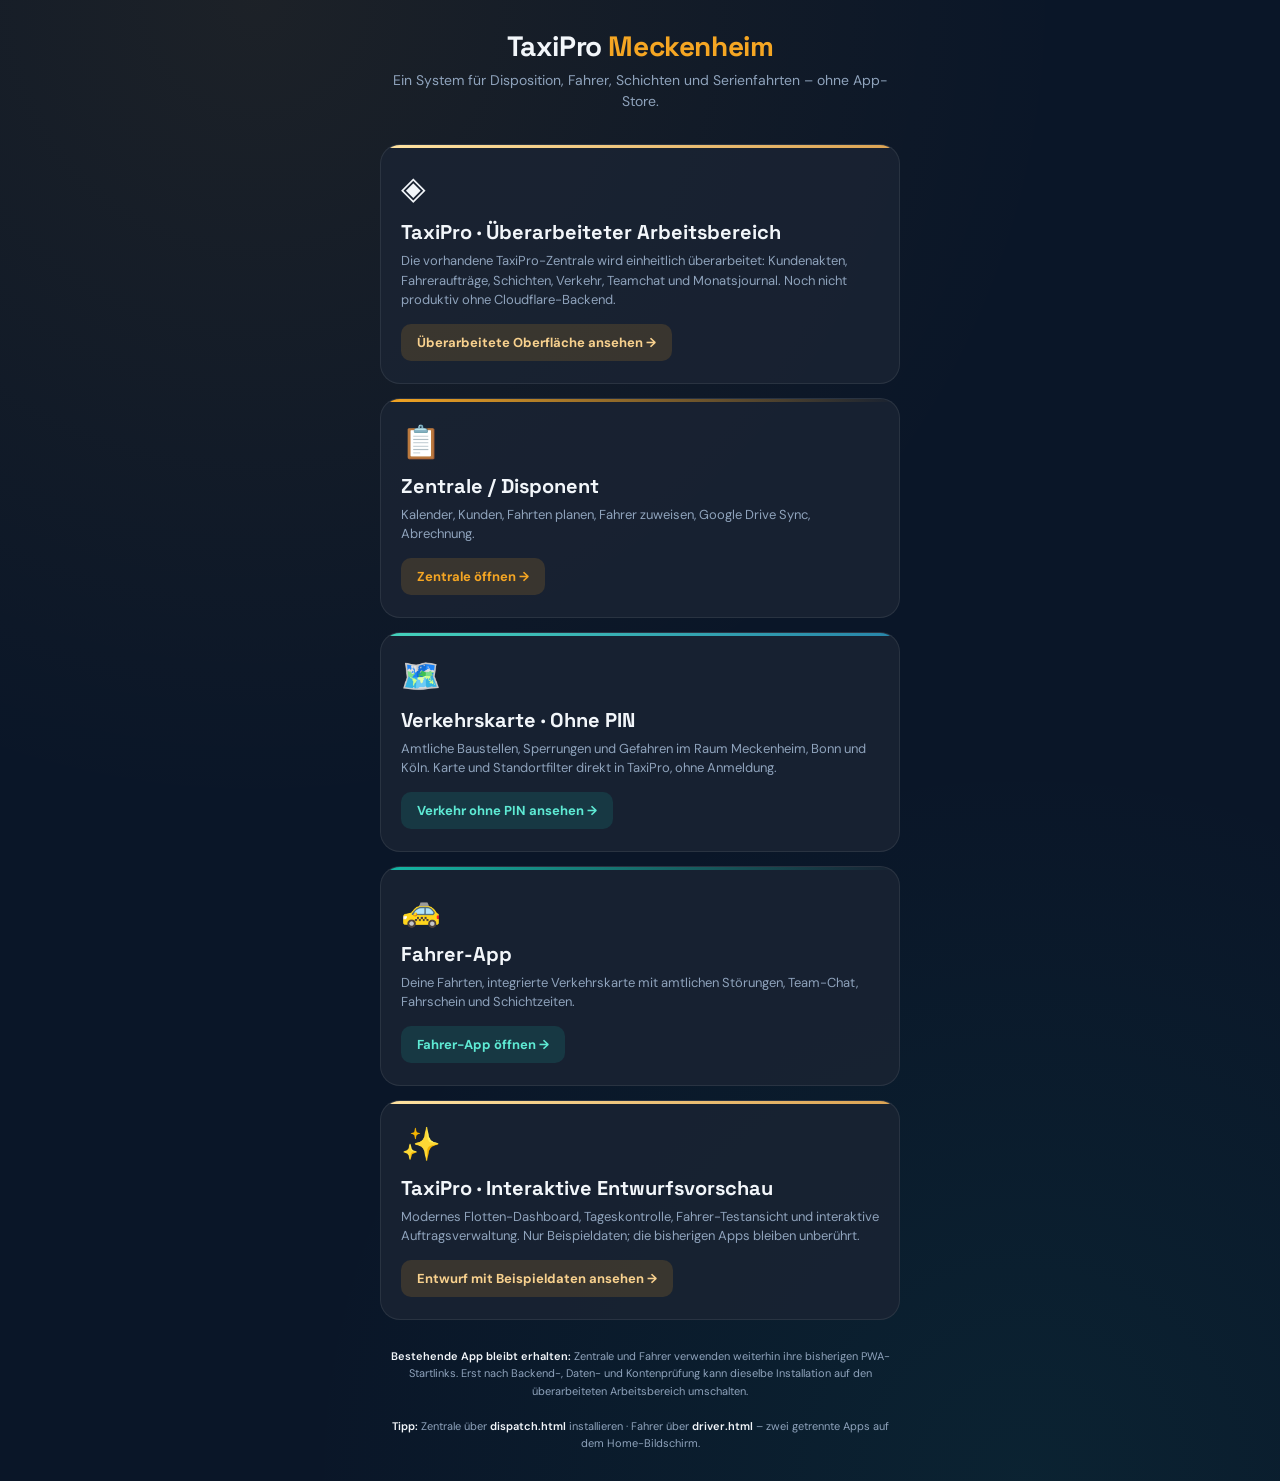
<file: home.html>
<!DOCTYPE html>
<html lang="de">
<head>
<meta charset="UTF-8"/>
<meta name="viewport" content="width=device-width,initial-scale=1,maximum-scale=1,viewport-fit=cover,user-scalable=no"/>
<meta name="theme-color" content="#0a1628"/>
<meta name="apple-mobile-web-app-capable" content="yes"/>
<link rel="apple-touch-icon" href="apple-touch-icon.png"/>
<title>TaxiPro – Taxi Meckenheim</title>
<link rel="preconnect" href="https://fonts.googleapis.com"/>
<link href="https://fonts.googleapis.com/css2?family=DM+Sans:wght@400;600;700&family=Space+Grotesk:wght@600;700&display=swap" rel="stylesheet"/>
<style>
:root{--bg:#0a1628;--text:#f2f6fa;--muted:#8fa3bc;--gold:#f5a623;--teal:#14b8a6;--safe-top:env(safe-area-inset-top,0px);--safe-bottom:env(safe-area-inset-bottom,0px)}
*{box-sizing:border-box;margin:0;padding:0}
body{font-family:'DM Sans',system-ui,sans-serif;background:radial-gradient(circle at 20% 0%,rgba(245,166,35,.08),transparent 45%),radial-gradient(circle at 80% 100%,rgba(20,184,166,.08),transparent 40%),var(--bg);color:var(--text);min-height:100dvh;padding:28px 20px;padding-top:calc(28px + var(--safe-top));padding-bottom:calc(28px + var(--safe-bottom))}
.wrap{max-width:520px;margin:0 auto;display:flex;flex-direction:column;min-height:calc(100dvh - 56px - var(--safe-top) - var(--safe-bottom));justify-content:center}
.head{text-align:center;margin-bottom:32px}
.head h1{font-family:'Space Grotesk',sans-serif;font-size:28px;font-weight:700;letter-spacing:-.4px;margin-bottom:6px}
.head h1 em{color:var(--gold);font-style:normal}
.head p{font-size:14px;color:var(--muted);line-height:1.5}
.cards{display:flex;flex-direction:column;gap:14px}
.card{display:block;text-decoration:none;color:inherit;background:rgba(26,36,51,.85);border:1px solid rgba(255,255,255,.08);border-radius:20px;padding:22px 20px;transition:transform .2s,box-shadow .2s,border-color .2s;position:relative;overflow:hidden}
.card:active{transform:scale(.98)}
.card::before{content:'';position:absolute;top:0;left:0;right:0;height:3px}
.card.dispatch::before{background:linear-gradient(90deg,var(--gold),transparent)}
.card.driver::before{background:linear-gradient(90deg,var(--teal),transparent)}
.card.traffic::before{background:linear-gradient(90deg,#45d3bc,#2885aa)}
.card.traffic .card-cta{background:rgba(20,184,166,.15);color:#5eead4}
.card.preview::before{background:linear-gradient(90deg,#ffe3a2,#dba353)}
.card.preview .card-cta{background:rgba(245,166,35,.15);color:#f8d18e}
.card:hover{border-color:rgba(255,255,255,.16);box-shadow:0 16px 40px rgba(0,0,0,.35)}
.card-icon{font-size:32px;margin-bottom:10px}
.card-title{font-family:'Space Grotesk',sans-serif;font-size:20px;font-weight:700;margin-bottom:6px}
.card-desc{font-size:13px;color:var(--muted);line-height:1.5;margin-bottom:14px}
.card-cta{display:inline-flex;align-items:center;gap:6px;font-size:13px;font-weight:700;padding:10px 16px;border-radius:10px}
.card.dispatch .card-cta{background:rgba(245,166,35,.15);color:var(--gold)}
.card.driver .card-cta{background:rgba(20,184,166,.15);color:#5eead4}
.foot{margin-top:28px;text-align:center;font-size:11px;color:var(--muted);line-height:1.6}
.foot strong{color:var(--text);font-weight:600}
</style>
</head>
<body>
<div class="wrap">
  <header class="head">
    <h1>TaxiPro <em>Meckenheim</em></h1>
    <p>Ein System für Disposition, Fahrer, Schichten und Serienfahrten – ohne App-Store.</p>
  </header>
  <div class="cards">
    <a class="card preview" href="v2/app.html">
      <div class="card-icon">◈</div>
      <div class="card-title">TaxiPro · Überarbeiteter Arbeitsbereich</div>
      <p class="card-desc">Die vorhandene TaxiPro-Zentrale wird einheitlich überarbeitet: Kundenakten, Fahreraufträge, Schichten, Verkehr, Teamchat und Monatsjournal. Noch nicht produktiv ohne Cloudflare-Backend.</p>
      <span class="card-cta">Überarbeitete Oberfläche ansehen →</span>
    </a>
    <a class="card dispatch" href="dispatch.html?source=home">
      <div class="card-icon">📋</div>
      <div class="card-title">Zentrale / Disponent</div>
      <p class="card-desc">Kalender, Kunden, Fahrten planen, Fahrer zuweisen, Google Drive Sync, Abrechnung.</p>
      <span class="card-cta">Zentrale öffnen →</span>
    </a>
    <a class="card traffic" href="traffic.html">
      <div class="card-icon">🗺️</div>
      <div class="card-title">Verkehrskarte · Ohne PIN</div>
      <p class="card-desc">Amtliche Baustellen, Sperrungen und Gefahren im Raum Meckenheim, Bonn und Köln. Karte und Standortfilter direkt in TaxiPro, ohne Anmeldung.</p>
      <span class="card-cta">Verkehr ohne PIN ansehen →</span>
    </a>
    <a class="card driver" href="driver.html?source=home">
      <div class="card-icon">🚕</div>
      <div class="card-title">Fahrer-App</div>
      <p class="card-desc">Deine Fahrten, integrierte Verkehrskarte mit amtlichen Störungen, Team-Chat, Fahrschein und Schichtzeiten.</p>
      <span class="card-cta">Fahrer-App öffnen →</span>
    </a>
    <a class="card preview" href="v2/index.html">
      <div class="card-icon">✨</div>
      <div class="card-title">TaxiPro · Interaktive Entwurfsvorschau</div>
      <p class="card-desc">Modernes Flotten-Dashboard, Tageskontrolle, Fahrer-Testansicht und interaktive Auftragsverwaltung. Nur Beispieldaten; die bisherigen Apps bleiben unberührt.</p>
      <span class="card-cta">Entwurf mit Beispieldaten ansehen →</span>
    </a>
  </div>
  <p class="foot"><strong>Bestehende App bleibt erhalten:</strong> Zentrale und Fahrer verwenden weiterhin ihre bisherigen PWA-Startlinks. Erst nach Backend-, Daten- und Kontenprüfung kann dieselbe Installation auf den überarbeiteten Arbeitsbereich umschalten.<br><br><strong>Tipp:</strong> Zentrale über <strong>dispatch.html</strong> installieren · Fahrer über <strong>driver.html</strong> – zwei getrennte Apps auf dem Home-Bildschirm.</p>
</div>
</body>
</html>
</file>
